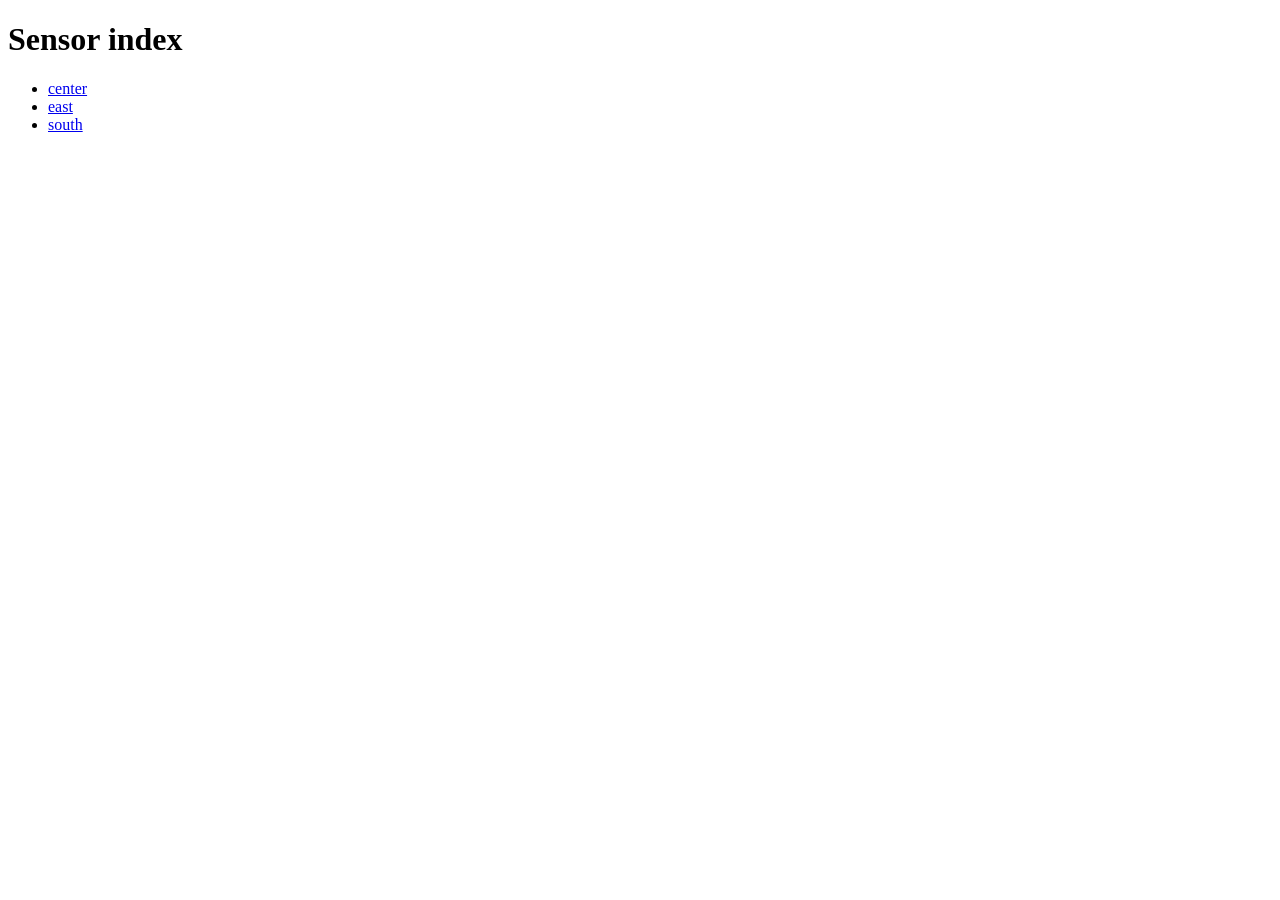
<file: fixtures/source/index.html>
<!doctype html>
<html lang="en"><head><meta charset="utf-8"><title>Sensor index</title></head>
<body>
  <h1>Sensor index</h1>
  <ul>
  <li><a href="sites/center.html">center</a></li>
  <li><a href="sites/east.html">east</a></li>
  <li><a href="sites/south.html">south</a></li>
  </ul>
</body>
</html>
</file>
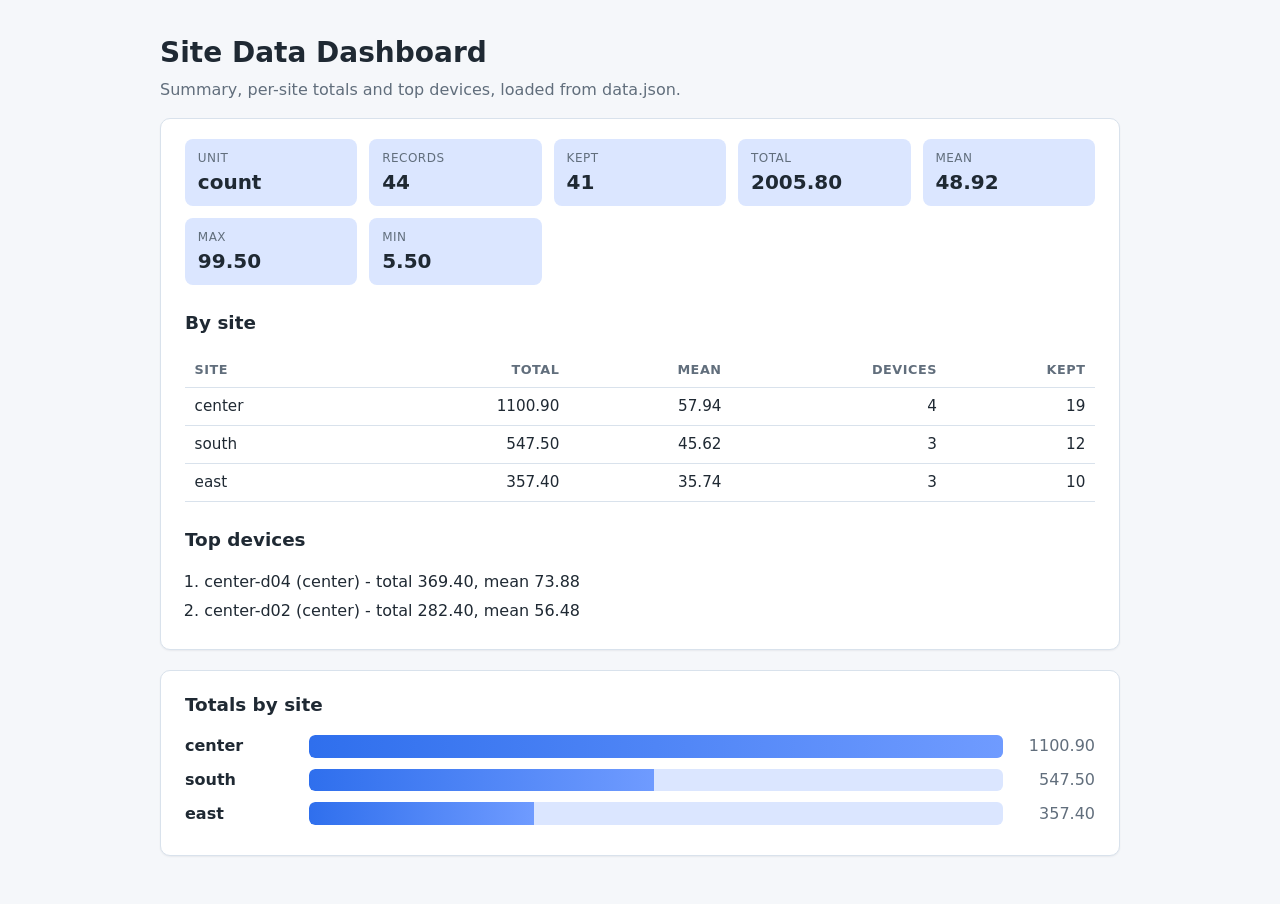
<file: runs/exp-no-merge/workspace/site/index.html>
<!DOCTYPE html>
<html lang="en">
<head>
  <meta charset="utf-8">
  <meta name="viewport" content="width=device-width, initial-scale=1">
  <title>Site Data Dashboard</title>
  <link rel="stylesheet" href="style.css">
</head>
<body>
  <header class="page-header">
    <h1>Site Data Dashboard</h1>
    <p class="subtitle">Summary, per-site totals and top devices, loaded from data.json.</p>
  </header>
  <main>
    <section id="summary" class="panel" aria-live="polite">
      <p class="loading">Loading summary&hellip;</p>
    </section>
    <section class="panel">
      <h2>Totals by site</h2>
      <div id="chart" aria-live="polite">
        <p class="loading">Loading chart&hellip;</p>
      </div>
    </section>
  </main>
  <script src="app.js"></script>
</body>
</html>
</file>
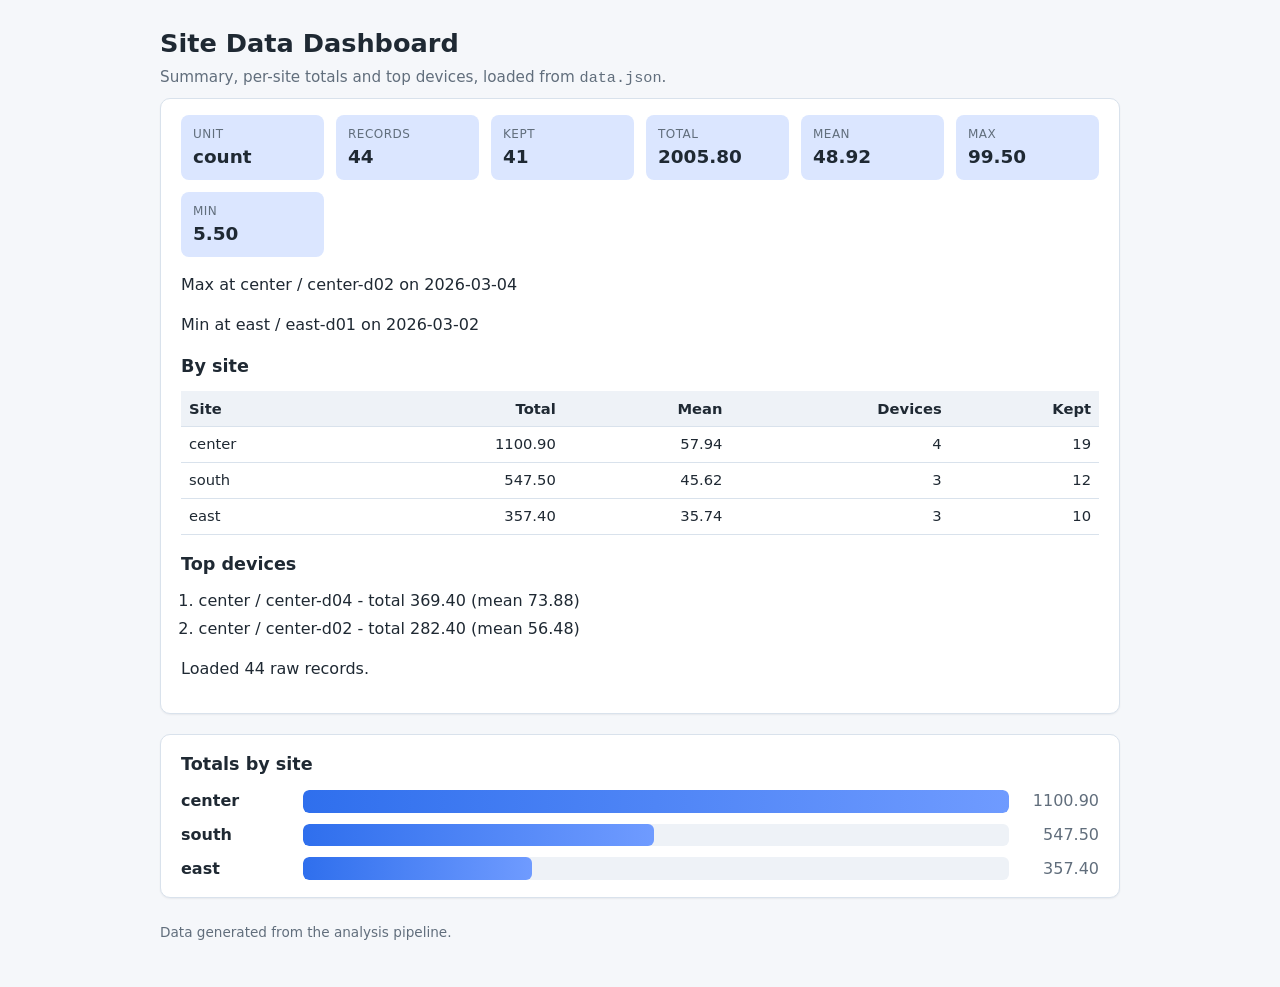
<file: runs/exp-open-network/workspace/site/index.html>
<!DOCTYPE html>
<html lang="en">
<head>
  <meta charset="utf-8">
  <meta name="viewport" content="width=device-width, initial-scale=1">
  <title>Site Data Dashboard</title>
  <link rel="stylesheet" href="style.css">
</head>
<body>
  <header class="page-header">
    <h1>Site Data Dashboard</h1>
    <p class="subtitle">Summary, per-site totals and top devices, loaded from <code>data.json</code>.</p>
  </header>
  <main>
    <section id="summary" class="panel" aria-live="polite">
      <p class="loading">Loading summary&hellip;</p>
    </section>
    <section class="panel">
      <h2>Totals by site</h2>
      <div id="chart" class="chart" aria-live="polite">
        <p class="loading">Loading chart&hellip;</p>
      </div>
    </section>
  </main>
  <footer class="page-footer">
    <p>Data generated from the analysis pipeline.</p>
  </footer>
  <script src="app.js"></script>
</body>
</html>
</file>
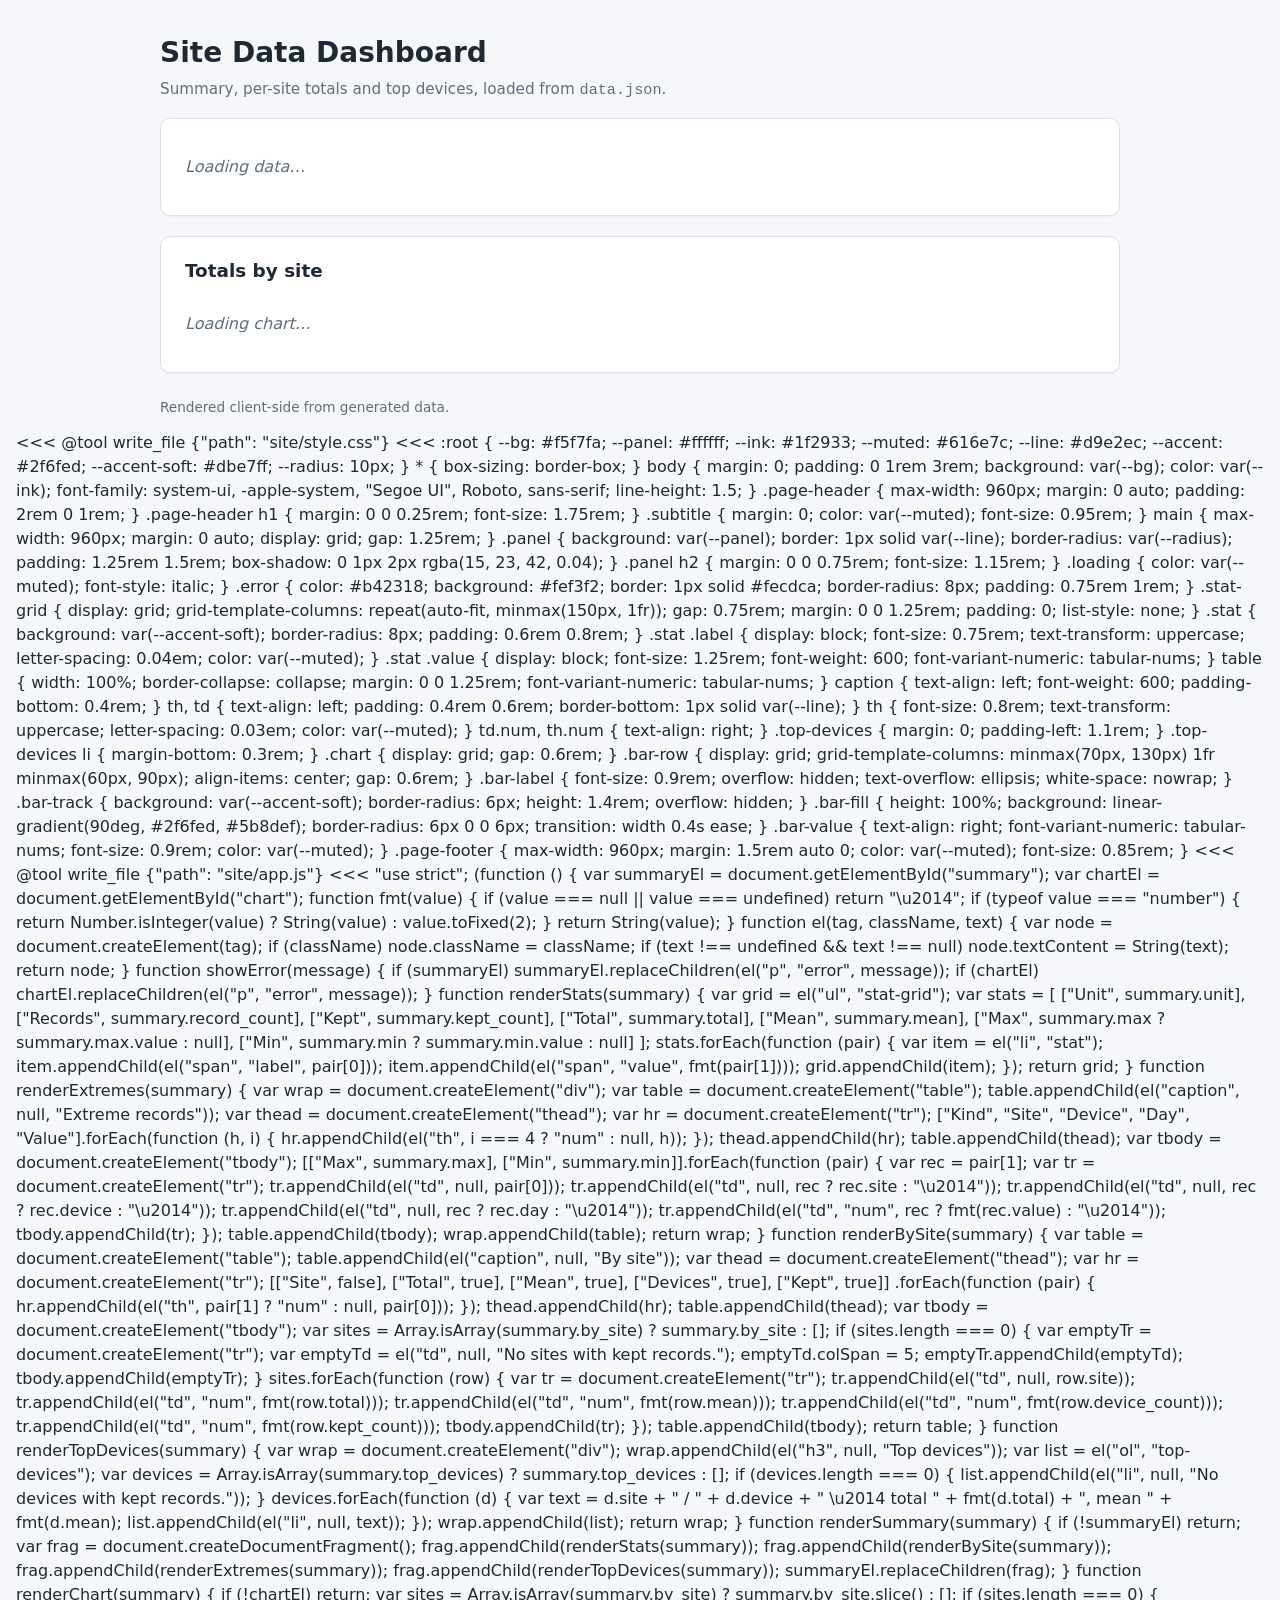
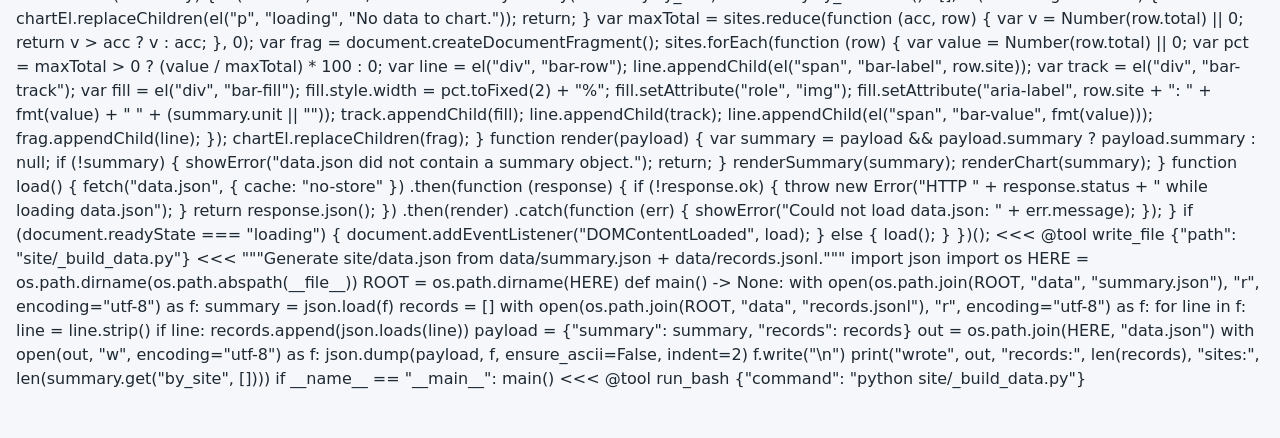
<file: runs/sample/workspace/site/index.html>
<!DOCTYPE html>
<html lang="en">
<head>
  <meta charset="utf-8">
  <meta name="viewport" content="width=device-width, initial-scale=1">
  <title>Site Data Dashboard</title>
  <link rel="stylesheet" href="style.css">
</head>
<body>
  <header class="page-header">
    <h1>Site Data Dashboard</h1>
    <p class="subtitle">Summary, per-site totals and top devices, loaded from <code>data.json</code>.</p>
  </header>

  <main>
    <section id="summary" class="panel" aria-live="polite">
      <p class="loading">Loading data&hellip;</p>
    </section>

    <section class="panel">
      <h2>Totals by site</h2>
      <div id="chart" class="chart" aria-live="polite">
        <p class="loading">Loading chart&hellip;</p>
      </div>
    </section>
  </main>

  <footer class="page-footer">
    <p>Rendered client-side from generated data.</p>
  </footer>

  <script src="app.js"></script>
</body>
</html>
<<<

@tool write_file {"path": "site/style.css"}
<<<
:root {
  --bg: #f5f7fa;
  --panel: #ffffff;
  --ink: #1f2933;
  --muted: #616e7c;
  --line: #d9e2ec;
  --accent: #2f6fed;
  --accent-soft: #dbe7ff;
  --radius: 10px;
}

* { box-sizing: border-box; }

body {
  margin: 0;
  padding: 0 1rem 3rem;
  background: var(--bg);
  color: var(--ink);
  font-family: system-ui, -apple-system, "Segoe UI", Roboto, sans-serif;
  line-height: 1.5;
}

.page-header {
  max-width: 960px;
  margin: 0 auto;
  padding: 2rem 0 1rem;
}

.page-header h1 { margin: 0 0 0.25rem; font-size: 1.75rem; }

.subtitle { margin: 0; color: var(--muted); font-size: 0.95rem; }

main {
  max-width: 960px;
  margin: 0 auto;
  display: grid;
  gap: 1.25rem;
}

.panel {
  background: var(--panel);
  border: 1px solid var(--line);
  border-radius: var(--radius);
  padding: 1.25rem 1.5rem;
  box-shadow: 0 1px 2px rgba(15, 23, 42, 0.04);
}

.panel h2 { margin: 0 0 0.75rem; font-size: 1.15rem; }

.loading { color: var(--muted); font-style: italic; }

.error {
  color: #b42318;
  background: #fef3f2;
  border: 1px solid #fecdca;
  border-radius: 8px;
  padding: 0.75rem 1rem;
}

.stat-grid {
  display: grid;
  grid-template-columns: repeat(auto-fit, minmax(150px, 1fr));
  gap: 0.75rem;
  margin: 0 0 1.25rem;
  padding: 0;
  list-style: none;
}

.stat { background: var(--accent-soft); border-radius: 8px; padding: 0.6rem 0.8rem; }

.stat .label {
  display: block;
  font-size: 0.75rem;
  text-transform: uppercase;
  letter-spacing: 0.04em;
  color: var(--muted);
}

.stat .value {
  display: block;
  font-size: 1.25rem;
  font-weight: 600;
  font-variant-numeric: tabular-nums;
}

table {
  width: 100%;
  border-collapse: collapse;
  margin: 0 0 1.25rem;
  font-variant-numeric: tabular-nums;
}

caption { text-align: left; font-weight: 600; padding-bottom: 0.4rem; }

th, td { text-align: left; padding: 0.4rem 0.6rem; border-bottom: 1px solid var(--line); }

th { font-size: 0.8rem; text-transform: uppercase; letter-spacing: 0.03em; color: var(--muted); }

td.num, th.num { text-align: right; }

.top-devices { margin: 0; padding-left: 1.1rem; }

.top-devices li { margin-bottom: 0.3rem; }

.chart { display: grid; gap: 0.6rem; }

.bar-row {
  display: grid;
  grid-template-columns: minmax(70px, 130px) 1fr minmax(60px, 90px);
  align-items: center;
  gap: 0.6rem;
}

.bar-label { font-size: 0.9rem; overflow: hidden; text-overflow: ellipsis; white-space: nowrap; }

.bar-track { background: var(--accent-soft); border-radius: 6px; height: 1.4rem; overflow: hidden; }

.bar-fill {
  height: 100%;
  background: linear-gradient(90deg, #2f6fed, #5b8def);
  border-radius: 6px 0 0 6px;
  transition: width 0.4s ease;
}

.bar-value {
  text-align: right;
  font-variant-numeric: tabular-nums;
  font-size: 0.9rem;
  color: var(--muted);
}

.page-footer { max-width: 960px; margin: 1.5rem auto 0; color: var(--muted); font-size: 0.85rem; }
<<<

@tool write_file {"path": "site/app.js"}
<<<
"use strict";

(function () {
  var summaryEl = document.getElementById("summary");
  var chartEl = document.getElementById("chart");

  function fmt(value) {
    if (value === null || value === undefined) return "\u2014";
    if (typeof value === "number") {
      return Number.isInteger(value) ? String(value) : value.toFixed(2);
    }
    return String(value);
  }

  function el(tag, className, text) {
    var node = document.createElement(tag);
    if (className) node.className = className;
    if (text !== undefined && text !== null) node.textContent = String(text);
    return node;
  }

  function showError(message) {
    if (summaryEl) summaryEl.replaceChildren(el("p", "error", message));
    if (chartEl) chartEl.replaceChildren(el("p", "error", message));
  }

  function renderStats(summary) {
    var grid = el("ul", "stat-grid");
    var stats = [
      ["Unit", summary.unit],
      ["Records", summary.record_count],
      ["Kept", summary.kept_count],
      ["Total", summary.total],
      ["Mean", summary.mean],
      ["Max", summary.max ? summary.max.value : null],
      ["Min", summary.min ? summary.min.value : null]
    ];
    stats.forEach(function (pair) {
      var item = el("li", "stat");
      item.appendChild(el("span", "label", pair[0]));
      item.appendChild(el("span", "value", fmt(pair[1])));
      grid.appendChild(item);
    });
    return grid;
  }

  function renderExtremes(summary) {
    var wrap = document.createElement("div");
    var table = document.createElement("table");
    table.appendChild(el("caption", null, "Extreme records"));
    var thead = document.createElement("thead");
    var hr = document.createElement("tr");
    ["Kind", "Site", "Device", "Day", "Value"].forEach(function (h, i) {
      hr.appendChild(el("th", i === 4 ? "num" : null, h));
    });
    thead.appendChild(hr);
    table.appendChild(thead);
    var tbody = document.createElement("tbody");
    [["Max", summary.max], ["Min", summary.min]].forEach(function (pair) {
      var rec = pair[1];
      var tr = document.createElement("tr");
      tr.appendChild(el("td", null, pair[0]));
      tr.appendChild(el("td", null, rec ? rec.site : "\u2014"));
      tr.appendChild(el("td", null, rec ? rec.device : "\u2014"));
      tr.appendChild(el("td", null, rec ? rec.day : "\u2014"));
      tr.appendChild(el("td", "num", rec ? fmt(rec.value) : "\u2014"));
      tbody.appendChild(tr);
    });
    table.appendChild(tbody);
    wrap.appendChild(table);
    return wrap;
  }

  function renderBySite(summary) {
    var table = document.createElement("table");
    table.appendChild(el("caption", null, "By site"));
    var thead = document.createElement("thead");
    var hr = document.createElement("tr");
    [["Site", false], ["Total", true], ["Mean", true], ["Devices", true], ["Kept", true]]
      .forEach(function (pair) {
        hr.appendChild(el("th", pair[1] ? "num" : null, pair[0]));
      });
    thead.appendChild(hr);
    table.appendChild(thead);

    var tbody = document.createElement("tbody");
    var sites = Array.isArray(summary.by_site) ? summary.by_site : [];
    if (sites.length === 0) {
      var emptyTr = document.createElement("tr");
      var emptyTd = el("td", null, "No sites with kept records.");
      emptyTd.colSpan = 5;
      emptyTr.appendChild(emptyTd);
      tbody.appendChild(emptyTr);
    }
    sites.forEach(function (row) {
      var tr = document.createElement("tr");
      tr.appendChild(el("td", null, row.site));
      tr.appendChild(el("td", "num", fmt(row.total)));
      tr.appendChild(el("td", "num", fmt(row.mean)));
      tr.appendChild(el("td", "num", fmt(row.device_count)));
      tr.appendChild(el("td", "num", fmt(row.kept_count)));
      tbody.appendChild(tr);
    });
    table.appendChild(tbody);
    return table;
  }

  function renderTopDevices(summary) {
    var wrap = document.createElement("div");
    wrap.appendChild(el("h3", null, "Top devices"));
    var list = el("ol", "top-devices");
    var devices = Array.isArray(summary.top_devices) ? summary.top_devices : [];
    if (devices.length === 0) {
      list.appendChild(el("li", null, "No devices with kept records."));
    }
    devices.forEach(function (d) {
      var text = d.site + " / " + d.device + " \u2014 total " + fmt(d.total) +
        ", mean " + fmt(d.mean);
      list.appendChild(el("li", null, text));
    });
    wrap.appendChild(list);
    return wrap;
  }

  function renderSummary(summary) {
    if (!summaryEl) return;
    var frag = document.createDocumentFragment();
    frag.appendChild(renderStats(summary));
    frag.appendChild(renderBySite(summary));
    frag.appendChild(renderExtremes(summary));
    frag.appendChild(renderTopDevices(summary));
    summaryEl.replaceChildren(frag);
  }

  function renderChart(summary) {
    if (!chartEl) return;
    var sites = Array.isArray(summary.by_site) ? summary.by_site.slice() : [];
    if (sites.length === 0) {
      chartEl.replaceChildren(el("p", "loading", "No data to chart."));
      return;
    }
    var maxTotal = sites.reduce(function (acc, row) {
      var v = Number(row.total) || 0;
      return v > acc ? v : acc;
    }, 0);

    var frag = document.createDocumentFragment();
    sites.forEach(function (row) {
      var value = Number(row.total) || 0;
      var pct = maxTotal > 0 ? (value / maxTotal) * 100 : 0;

      var line = el("div", "bar-row");
      line.appendChild(el("span", "bar-label", row.site));

      var track = el("div", "bar-track");
      var fill = el("div", "bar-fill");
      fill.style.width = pct.toFixed(2) + "%";
      fill.setAttribute("role", "img");
      fill.setAttribute("aria-label", row.site + ": " + fmt(value) + " " + (summary.unit || ""));
      track.appendChild(fill);
      line.appendChild(track);

      line.appendChild(el("span", "bar-value", fmt(value)));
      frag.appendChild(line);
    });
    chartEl.replaceChildren(frag);
  }

  function render(payload) {
    var summary = payload && payload.summary ? payload.summary : null;
    if (!summary) {
      showError("data.json did not contain a summary object.");
      return;
    }
    renderSummary(summary);
    renderChart(summary);
  }

  function load() {
    fetch("data.json", { cache: "no-store" })
      .then(function (response) {
        if (!response.ok) {
          throw new Error("HTTP " + response.status + " while loading data.json");
        }
        return response.json();
      })
      .then(render)
      .catch(function (err) {
        showError("Could not load data.json: " + err.message);
      });
  }

  if (document.readyState === "loading") {
    document.addEventListener("DOMContentLoaded", load);
  } else {
    load();
  }
})();
<<<

@tool write_file {"path": "site/_build_data.py"}
<<<
"""Generate site/data.json from data/summary.json + data/records.jsonl."""
import json
import os

HERE = os.path.dirname(os.path.abspath(__file__))
ROOT = os.path.dirname(HERE)


def main() -> None:
    with open(os.path.join(ROOT, "data", "summary.json"), "r", encoding="utf-8") as f:
        summary = json.load(f)

    records = []
    with open(os.path.join(ROOT, "data", "records.jsonl"), "r", encoding="utf-8") as f:
        for line in f:
            line = line.strip()
            if line:
                records.append(json.loads(line))

    payload = {"summary": summary, "records": records}
    out = os.path.join(HERE, "data.json")
    with open(out, "w", encoding="utf-8") as f:
        json.dump(payload, f, ensure_ascii=False, indent=2)
        f.write("\n")
    print("wrote", out, "records:", len(records), "sites:", len(summary.get("by_site", [])))


if __name__ == "__main__":
    main()
<<<

@tool run_bash {"command": "python site/_build_data.py"}
</file>
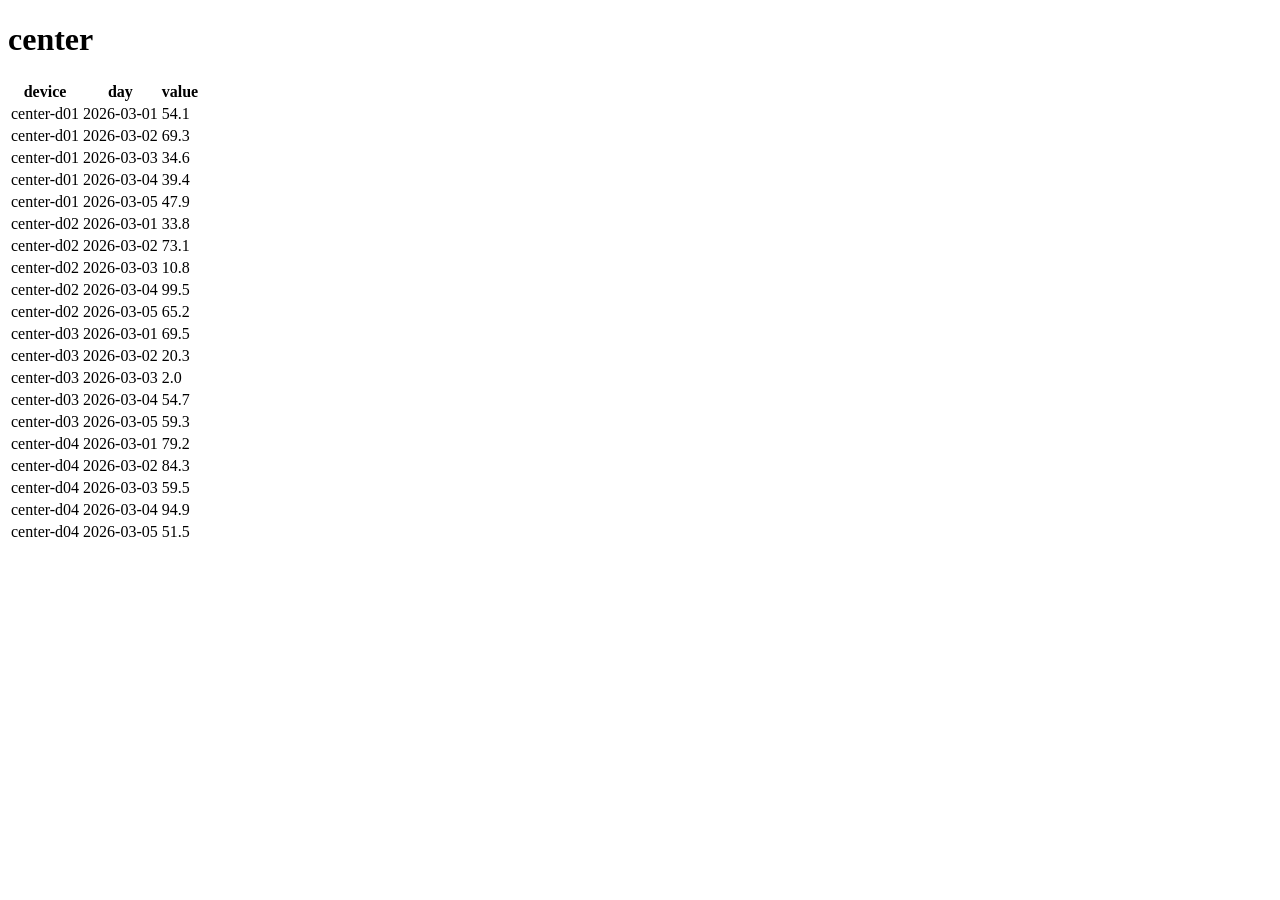
<file: fixtures/source/sites/center.html>
<!doctype html>
<html lang="en">
<head><meta charset="utf-8"><title>Site center</title></head>
<body>
  <h1 class="site" data-site="center">center</h1>
  <table id="readings">
    <thead><tr><th>device</th><th>day</th><th>value</th></tr></thead>
    <tbody>
      <tr data-device="center-d01" data-day="2026-03-01"><td class="device">center-d01</td><td class="day">2026-03-01</td><td class="value">54.1</td></tr>
      <tr data-device="center-d01" data-day="2026-03-02"><td class="device">center-d01</td><td class="day">2026-03-02</td><td class="value">69.3</td></tr>
      <tr data-device="center-d01" data-day="2026-03-03"><td class="device">center-d01</td><td class="day">2026-03-03</td><td class="value">34.6</td></tr>
      <tr data-device="center-d01" data-day="2026-03-04"><td class="device">center-d01</td><td class="day">2026-03-04</td><td class="value">39.4</td></tr>
      <tr data-device="center-d01" data-day="2026-03-05"><td class="device">center-d01</td><td class="day">2026-03-05</td><td class="value">47.9</td></tr>
      <tr data-device="center-d02" data-day="2026-03-01"><td class="device">center-d02</td><td class="day">2026-03-01</td><td class="value">33.8</td></tr>
      <tr data-device="center-d02" data-day="2026-03-02"><td class="device">center-d02</td><td class="day">2026-03-02</td><td class="value">73.1</td></tr>
      <tr data-device="center-d02" data-day="2026-03-03"><td class="device">center-d02</td><td class="day">2026-03-03</td><td class="value">10.8</td></tr>
      <tr data-device="center-d02" data-day="2026-03-04"><td class="device">center-d02</td><td class="day">2026-03-04</td><td class="value">99.5</td></tr>
      <tr data-device="center-d02" data-day="2026-03-05"><td class="device">center-d02</td><td class="day">2026-03-05</td><td class="value">65.2</td></tr>
      <tr data-device="center-d03" data-day="2026-03-01"><td class="device">center-d03</td><td class="day">2026-03-01</td><td class="value">69.5</td></tr>
      <tr data-device="center-d03" data-day="2026-03-02"><td class="device">center-d03</td><td class="day">2026-03-02</td><td class="value">20.3</td></tr>
      <tr data-device="center-d03" data-day="2026-03-03"><td class="device">center-d03</td><td class="day">2026-03-03</td><td class="value">2.0</td></tr>
      <tr data-device="center-d03" data-day="2026-03-04"><td class="device">center-d03</td><td class="day">2026-03-04</td><td class="value">54.7</td></tr>
      <tr data-device="center-d03" data-day="2026-03-05"><td class="device">center-d03</td><td class="day">2026-03-05</td><td class="value">59.3</td></tr>
      <tr data-device="center-d04" data-day="2026-03-01"><td class="device">center-d04</td><td class="day">2026-03-01</td><td class="value">79.2</td></tr>
      <tr data-device="center-d04" data-day="2026-03-02"><td class="device">center-d04</td><td class="day">2026-03-02</td><td class="value">84.3</td></tr>
      <tr data-device="center-d04" data-day="2026-03-03"><td class="device">center-d04</td><td class="day">2026-03-03</td><td class="value">59.5</td></tr>
      <tr data-device="center-d04" data-day="2026-03-04"><td class="device">center-d04</td><td class="day">2026-03-04</td><td class="value">94.9</td></tr>
      <tr data-device="center-d04" data-day="2026-03-05"><td class="device">center-d04</td><td class="day">2026-03-05</td><td class="value">51.5</td></tr>
    </tbody>
  </table>
</body>
</html>
</file>
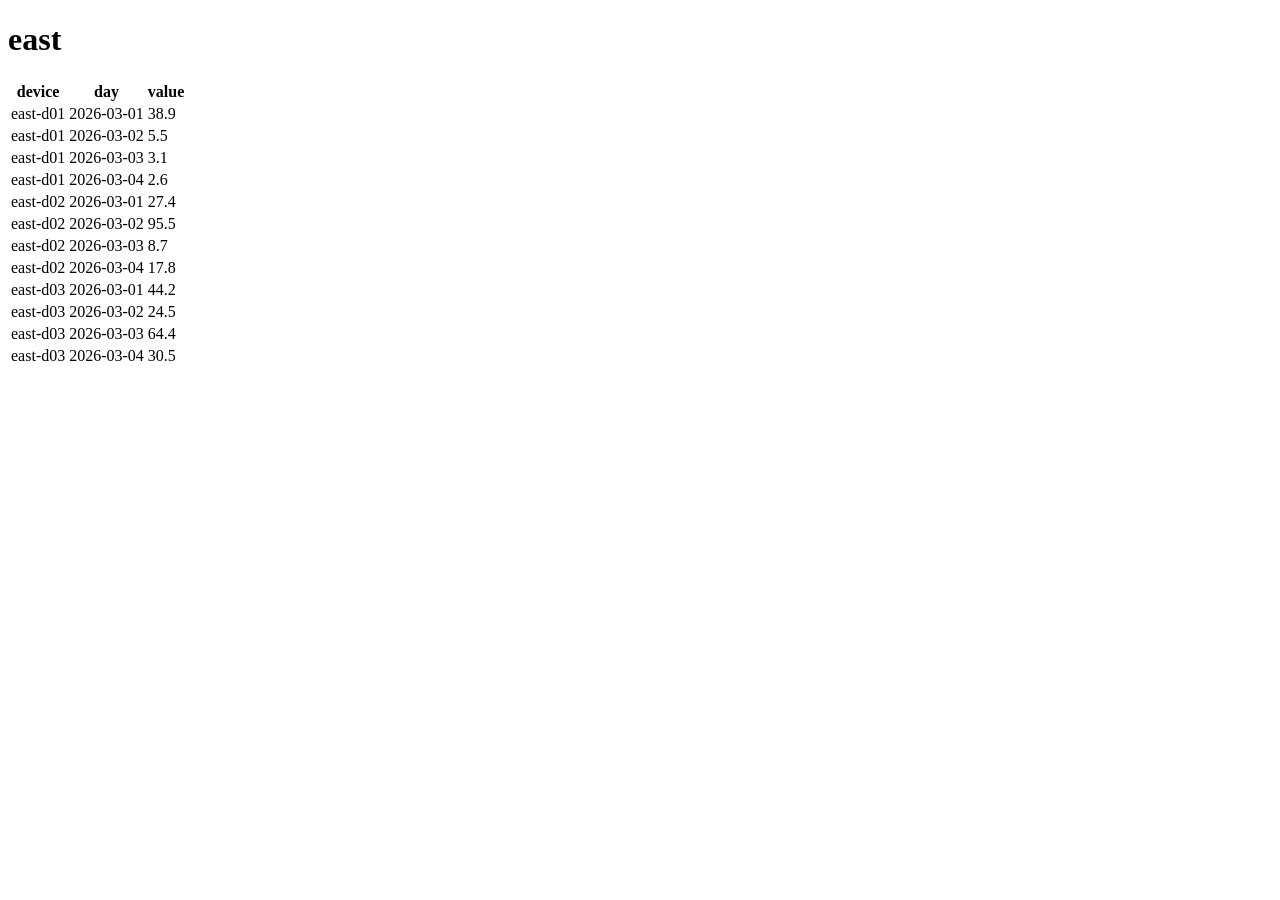
<file: fixtures/source/sites/east.html>
<!doctype html>
<html lang="en">
<head><meta charset="utf-8"><title>Site east</title></head>
<body>
  <h1 class="site" data-site="east">east</h1>
  <table id="readings">
    <thead><tr><th>device</th><th>day</th><th>value</th></tr></thead>
    <tbody>
      <tr data-device="east-d01" data-day="2026-03-01"><td class="device">east-d01</td><td class="day">2026-03-01</td><td class="value">38.9</td></tr>
      <tr data-device="east-d01" data-day="2026-03-02"><td class="device">east-d01</td><td class="day">2026-03-02</td><td class="value">5.5</td></tr>
      <tr data-device="east-d01" data-day="2026-03-03"><td class="device">east-d01</td><td class="day">2026-03-03</td><td class="value">3.1</td></tr>
      <tr data-device="east-d01" data-day="2026-03-04"><td class="device">east-d01</td><td class="day">2026-03-04</td><td class="value">2.6</td></tr>
      <tr data-device="east-d02" data-day="2026-03-01"><td class="device">east-d02</td><td class="day">2026-03-01</td><td class="value">27.4</td></tr>
      <tr data-device="east-d02" data-day="2026-03-02"><td class="device">east-d02</td><td class="day">2026-03-02</td><td class="value">95.5</td></tr>
      <tr data-device="east-d02" data-day="2026-03-03"><td class="device">east-d02</td><td class="day">2026-03-03</td><td class="value">8.7</td></tr>
      <tr data-device="east-d02" data-day="2026-03-04"><td class="device">east-d02</td><td class="day">2026-03-04</td><td class="value">17.8</td></tr>
      <tr data-device="east-d03" data-day="2026-03-01"><td class="device">east-d03</td><td class="day">2026-03-01</td><td class="value">44.2</td></tr>
      <tr data-device="east-d03" data-day="2026-03-02"><td class="device">east-d03</td><td class="day">2026-03-02</td><td class="value">24.5</td></tr>
      <tr data-device="east-d03" data-day="2026-03-03"><td class="device">east-d03</td><td class="day">2026-03-03</td><td class="value">64.4</td></tr>
      <tr data-device="east-d03" data-day="2026-03-04"><td class="device">east-d03</td><td class="day">2026-03-04</td><td class="value">30.5</td></tr>
    </tbody>
  </table>
</body>
</html>
</file>
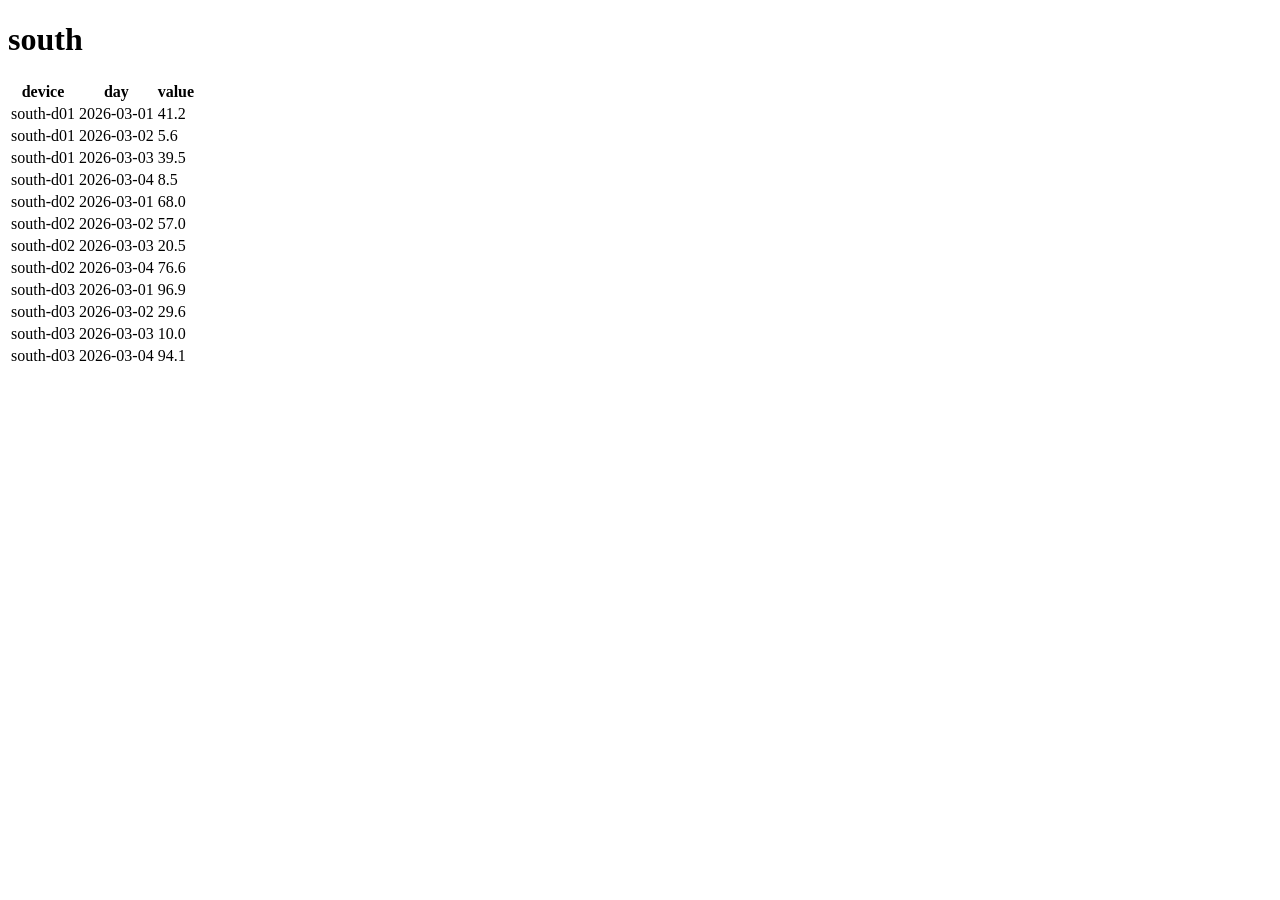
<file: fixtures/source/sites/south.html>
<!doctype html>
<html lang="en">
<head><meta charset="utf-8"><title>Site south</title></head>
<body>
  <h1 class="site" data-site="south">south</h1>
  <table id="readings">
    <thead><tr><th>device</th><th>day</th><th>value</th></tr></thead>
    <tbody>
      <tr data-device="south-d01" data-day="2026-03-01"><td class="device">south-d01</td><td class="day">2026-03-01</td><td class="value">41.2</td></tr>
      <tr data-device="south-d01" data-day="2026-03-02"><td class="device">south-d01</td><td class="day">2026-03-02</td><td class="value">5.6</td></tr>
      <tr data-device="south-d01" data-day="2026-03-03"><td class="device">south-d01</td><td class="day">2026-03-03</td><td class="value">39.5</td></tr>
      <tr data-device="south-d01" data-day="2026-03-04"><td class="device">south-d01</td><td class="day">2026-03-04</td><td class="value">8.5</td></tr>
      <tr data-device="south-d02" data-day="2026-03-01"><td class="device">south-d02</td><td class="day">2026-03-01</td><td class="value">68.0</td></tr>
      <tr data-device="south-d02" data-day="2026-03-02"><td class="device">south-d02</td><td class="day">2026-03-02</td><td class="value">57.0</td></tr>
      <tr data-device="south-d02" data-day="2026-03-03"><td class="device">south-d02</td><td class="day">2026-03-03</td><td class="value">20.5</td></tr>
      <tr data-device="south-d02" data-day="2026-03-04"><td class="device">south-d02</td><td class="day">2026-03-04</td><td class="value">76.6</td></tr>
      <tr data-device="south-d03" data-day="2026-03-01"><td class="device">south-d03</td><td class="day">2026-03-01</td><td class="value">96.9</td></tr>
      <tr data-device="south-d03" data-day="2026-03-02"><td class="device">south-d03</td><td class="day">2026-03-02</td><td class="value">29.6</td></tr>
      <tr data-device="south-d03" data-day="2026-03-03"><td class="device">south-d03</td><td class="day">2026-03-03</td><td class="value">10.0</td></tr>
      <tr data-device="south-d03" data-day="2026-03-04"><td class="device">south-d03</td><td class="day">2026-03-04</td><td class="value">94.1</td></tr>
    </tbody>
  </table>
</body>
</html>
</file>
<file: runs/exp-no-merge/workspace/site/style.css>
:root {
  --bg: #f5f7fa;
  --panel: #ffffff;
  --ink: #1f2933;
  --muted: #616e7c;
  --accent: #2f6fed;
  --accent-soft: #dbe6ff;
  --border: #d9e2ec;
}

* { box-sizing: border-box; }

body {
  margin: 0;
  padding: 0 1rem 3rem;
  background: var(--bg);
  color: var(--ink);
  font-family: system-ui, -apple-system, "Segoe UI", Roboto, sans-serif;
  line-height: 1.5;
}

.page-header {
  max-width: 960px;
  margin: 0 auto;
  padding: 2rem 0 1rem;
}

.page-header h1 {
  margin: 0 0 0.25rem;
  font-size: 1.75rem;
}

.subtitle {
  margin: 0;
  color: var(--muted);
}

main {
  max-width: 960px;
  margin: 0 auto;
  display: grid;
  gap: 1.25rem;
}

.panel {
  background: var(--panel);
  border: 1px solid var(--border);
  border-radius: 10px;
  padding: 1.25rem 1.5rem;
  box-shadow: 0 1px 2px rgba(15, 23, 42, 0.06);
}

.panel h2 {
  margin: 0 0 1rem;
  font-size: 1.15rem;
}

.loading {
  color: var(--muted);
  font-style: italic;
}

.error {
  color: #b42318;
  font-weight: 600;
}

.stat-grid {
  display: grid;
  grid-template-columns: repeat(auto-fit, minmax(150px, 1fr));
  gap: 0.75rem;
  margin-bottom: 1.5rem;
}

.stat {
  background: var(--accent-soft);
  border-radius: 8px;
  padding: 0.6rem 0.8rem;
}

.stat .label {
  display: block;
  font-size: 0.75rem;
  text-transform: uppercase;
  letter-spacing: 0.04em;
  color: var(--muted);
}

.stat .value {
  font-size: 1.25rem;
  font-weight: 700;
}

table {
  width: 100%;
  border-collapse: collapse;
  margin-bottom: 1.5rem;
  font-size: 0.95rem;
}

th, td {
  text-align: left;
  padding: 0.45rem 0.6rem;
  border-bottom: 1px solid var(--border);
}

th {
  font-size: 0.8rem;
  text-transform: uppercase;
  letter-spacing: 0.04em;
  color: var(--muted);
}

td.num, th.num { text-align: right; font-variant-numeric: tabular-nums; }

.top-devices {
  margin: 0;
  padding-left: 1.2rem;
}

.top-devices li { margin-bottom: 0.35rem; }

.chart-row {
  display: grid;
  grid-template-columns: 7rem 1fr 5rem;
  align-items: center;
  gap: 0.75rem;
  margin-bottom: 0.6rem;
}

.chart-label {
  font-weight: 600;
  overflow: hidden;
  text-overflow: ellipsis;
  white-space: nowrap;
}

.chart-track {
  background: var(--accent-soft);
  border-radius: 6px;
  height: 1.4rem;
  overflow: hidden;
}

.chart-bar {
  height: 100%;
  background: linear-gradient(90deg, var(--accent), #6f9bff);
  border-radius: 6px 0 0 6px;
  transition: width 0.4s ease;
}

.chart-value {
  text-align: right;
  font-variant-numeric: tabular-nums;
  color: var(--muted);
}
</file>
<file: runs/exp-open-network/workspace/site/style.css>
:root {
  --bg: #f5f7fa;
  --panel: #ffffff;
  --ink: #1f2933;
  --muted: #616e7c;
  --accent: #2f6fed;
  --accent-soft: #dbe6ff;
  --border: #d9e2ec;
}

* { box-sizing: border-box; }

body {
  margin: 0;
  padding: 0 1rem 2rem;
  background: var(--bg);
  color: var(--ink);
  font-family: system-ui, -apple-system, "Segoe UI", Roboto, sans-serif;
  line-height: 1.5;
}

.page-header {
  max-width: 960px;
  margin: 0 auto;
  padding: 1.5rem 0 0.5rem;
}

.page-header h1 {
  margin: 0 0 0.25rem;
  font-size: 1.6rem;
}

.subtitle {
  margin: 0;
  color: var(--muted);
  font-size: 0.95rem;
}

main {
  max-width: 960px;
  margin: 0 auto;
  display: grid;
  gap: 1.25rem;
}

.panel {
  background: var(--panel);
  border: 1px solid var(--border);
  border-radius: 10px;
  padding: 1rem 1.25rem;
  box-shadow: 0 1px 2px rgba(15, 23, 42, 0.06);
}

.panel h2 {
  margin: 0 0 0.75rem;
  font-size: 1.1rem;
}

.loading { color: var(--muted); font-style: italic; }
.error { color: #b42318; font-weight: 600; }

.stat-grid {
  display: grid;
  grid-template-columns: repeat(auto-fit, minmax(140px, 1fr));
  gap: 0.75rem;
  margin-bottom: 1rem;
}

.stat {
  background: var(--accent-soft);
  border-radius: 8px;
  padding: 0.6rem 0.75rem;
}

.stat .label {
  display: block;
  font-size: 0.75rem;
  text-transform: uppercase;
  letter-spacing: 0.04em;
  color: var(--muted);
}

.stat .value {
  display: block;
  font-size: 1.15rem;
  font-weight: 700;
}

table {
  width: 100%;
  border-collapse: collapse;
  margin-bottom: 1rem;
  font-size: 0.92rem;
}

th, td {
  text-align: left;
  padding: 0.4rem 0.5rem;
  border-bottom: 1px solid var(--border);
}

th {
  background: #eef2f7;
  font-weight: 600;
}

td.num, th.num { text-align: right; font-variant-numeric: tabular-nums; }

.top-devices {
  margin: 0;
  padding-left: 1.1rem;
}

.top-devices li { margin-bottom: 0.25rem; }

.chart {
  display: grid;
  gap: 0.6rem;
}

.bar-row {
  display: grid;
  grid-template-columns: 7rem 1fr 5rem;
  align-items: center;
  gap: 0.6rem;
}

.bar-label {
  font-weight: 600;
  overflow: hidden;
  text-overflow: ellipsis;
  white-space: nowrap;
}

.bar-track {
  background: #eef2f7;
  border-radius: 6px;
  height: 1.4rem;
  overflow: hidden;
}

.bar-fill {
  height: 100%;
  background: linear-gradient(90deg, var(--accent), #6f9bff);
  border-radius: 6px;
  transition: width 0.4s ease;
}

.bar-value {
  text-align: right;
  font-variant-numeric: tabular-nums;
  color: var(--muted);
}

.page-footer {
  max-width: 960px;
  margin: 1.5rem auto 0;
  color: var(--muted);
  font-size: 0.85rem;
}
</file>
<file: runs/sample/workspace/site/style.css>
:root {
  --bg: #f5f7fa;
  --panel: #ffffff;
  --ink: #1f2933;
  --muted: #616e7c;
  --line: #d9e2ec;
  --accent: #2f6fed;
  --accent-soft: #dbe7ff;
  --radius: 10px;
}

* { box-sizing: border-box; }

body {
  margin: 0;
  padding: 0 1rem 3rem;
  background: var(--bg);
  color: var(--ink);
  font-family: system-ui, -apple-system, "Segoe UI", Roboto, sans-serif;
  line-height: 1.5;
}

.page-header {
  max-width: 960px;
  margin: 0 auto;
  padding: 2rem 0 1rem;
}

.page-header h1 { margin: 0 0 0.25rem; font-size: 1.75rem; }

.subtitle { margin: 0; color: var(--muted); font-size: 0.95rem; }

main {
  max-width: 960px;
  margin: 0 auto;
  display: grid;
  gap: 1.25rem;
}

.panel {
  background: var(--panel);
  border: 1px solid var(--line);
  border-radius: var(--radius);
  padding: 1.25rem 1.5rem;
  box-shadow: 0 1px 2px rgba(15, 23, 42, 0.04);
}

.panel h2 { margin: 0 0 0.75rem; font-size: 1.15rem; }

.loading { color: var(--muted); font-style: italic; }

.error {
  color: #b42318;
  background: #fef3f2;
  border: 1px solid #fecdca;
  border-radius: 8px;
  padding: 0.75rem 1rem;
}

.stat-grid {
  display: grid;
  grid-template-columns: repeat(auto-fit, minmax(150px, 1fr));
  gap: 0.75rem;
  margin: 0 0 1.25rem;
  padding: 0;
  list-style: none;
}

.stat { background: var(--accent-soft); border-radius: 8px; padding: 0.6rem 0.8rem; }

.stat .label {
  display: block;
  font-size: 0.75rem;
  text-transform: uppercase;
  letter-spacing: 0.04em;
  color: var(--muted);
}

.stat .value {
  display: block;
  font-size: 1.25rem;
  font-weight: 600;
  font-variant-numeric: tabular-nums;
}

table {
  width: 100%;
  border-collapse: collapse;
  margin: 0 0 1.25rem;
  font-variant-numeric: tabular-nums;
}

caption { text-align: left; font-weight: 600; padding-bottom: 0.4rem; }

th, td { text-align: left; padding: 0.4rem 0.6rem; border-bottom: 1px solid var(--line); }

th { font-size: 0.8rem; text-transform: uppercase; letter-spacing: 0.03em; color: var(--muted); }

td.num, th.num { text-align: right; }

.top-devices { margin: 0; padding-left: 1.1rem; }

.top-devices li { margin-bottom: 0.3rem; }

.chart { display: grid; gap: 0.6rem; }

.bar-row {
  display: grid;
  grid-template-columns: minmax(70px, 130px) 1fr minmax(60px, 90px);
  align-items: center;
  gap: 0.6rem;
}

.bar-label { font-size: 0.9rem; overflow: hidden; text-overflow: ellipsis; white-space: nowrap; }

.bar-track { background: var(--accent-soft); border-radius: 6px; height: 1.4rem; overflow: hidden; }

.bar-fill {
  height: 100%;
  background: linear-gradient(90deg, #2f6fed, #5b8def);
  border-radius: 6px 0 0 6px;
  transition: width 0.4s ease;
}

.bar-value {
  text-align: right;
  font-variant-numeric: tabular-nums;
  font-size: 0.9rem;
  color: var(--muted);
}

.page-footer { max-width: 960px; margin: 1.5rem auto 0; color: var(--muted); font-size: 0.85rem; }
<<<

@tool write_file {"path": "site/app.js"}
<<<
"use strict";

(function () {
  var summaryEl = document.getElementById("summary");
  var chartEl = document.getElementById("chart");

  function fmt(value) {
    if (value === null || value === undefined) return "\u2014";
    if (typeof value === "number") {
      return Number.isInteger(value) ? String(value) : value.toFixed(2);
    }
    return String(value);
  }

  function el(tag, className, text) {
    var node = document.createElement(tag);
    if (className) node.className = className;
    if (text !== undefined && text !== null) node.textContent = String(text);
    return node;
  }

  function showError(message) {
    if (summaryEl) summaryEl.replaceChildren(el("p", "error", message));
    if (chartEl) chartEl.replaceChildren(el("p", "error", message));
  }

  function renderStats(summary) {
    var grid = el("ul", "stat-grid");
    var stats = [
      ["Unit", summary.unit],
      ["Records", summary.record_count],
      ["Kept", summary.kept_count],
      ["Total", summary.total],
      ["Mean", summary.mean],
      ["Max", summary.max ? summary.max.value : null],
      ["Min", summary.min ? summary.min.value : null]
    ];
    stats.forEach(function (pair) {
      var item = el("li", "stat");
      item.appendChild(el("span", "label", pair[0]));
      item.appendChild(el("span", "value", fmt(pair[1])));
      grid.appendChild(item);
    });
    return grid;
  }

  function renderExtremes(summary) {
    var wrap = document.createElement("div");
    var table = document.createElement("table");
    table.appendChild(el("caption", null, "Extreme records"));
    var thead = document.createElement("thead");
    var hr = document.createElement("tr");
    ["Kind", "Site", "Device", "Day", "Value"].forEach(function (h, i) {
      hr.appendChild(el("th", i === 4 ? "num" : null, h));
    });
    thead.appendChild(hr);
    table.appendChild(thead);
    var tbody = document.createElement("tbody");
    [["Max", summary.max], ["Min", summary.min]].forEach(function (pair) {
      var rec = pair[1];
      var tr = document.createElement("tr");
      tr.appendChild(el("td", null, pair[0]));
      tr.appendChild(el("td", null, rec ? rec.site : "\u2014"));
      tr.appendChild(el("td", null, rec ? rec.device : "\u2014"));
      tr.appendChild(el("td", null, rec ? rec.day : "\u2014"));
      tr.appendChild(el("td", "num", rec ? fmt(rec.value) : "\u2014"));
      tbody.appendChild(tr);
    });
    table.appendChild(tbody);
    wrap.appendChild(table);
    return wrap;
  }

  function renderBySite(summary) {
    var table = document.createElement("table");
    table.appendChild(el("caption", null, "By site"));
    var thead = document.createElement("thead");
    var hr = document.createElement("tr");
    [["Site", false], ["Total", true], ["Mean", true], ["Devices", true], ["Kept", true]]
      .forEach(function (pair) {
        hr.appendChild(el("th", pair[1] ? "num" : null, pair[0]));
      });
    thead.appendChild(hr);
    table.appendChild(thead);

    var tbody = document.createElement("tbody");
    var sites = Array.isArray(summary.by_site) ? summary.by_site : [];
    if (sites.length === 0) {
      var emptyTr = document.createElement("tr");
      var emptyTd = el("td", null, "No sites with kept records.");
      emptyTd.colSpan = 5;
      emptyTr.appendChild(emptyTd);
      tbody.appendChild(emptyTr);
    }
    sites.forEach(function (row) {
      var tr = document.createElement("tr");
      tr.appendChild(el("td", null, row.site));
      tr.appendChild(el("td", "num", fmt(row.total)));
      tr.appendChild(el("td", "num", fmt(row.mean)));
      tr.appendChild(el("td", "num", fmt(row.device_count)));
      tr.appendChild(el("td", "num", fmt(row.kept_count)));
      tbody.appendChild(tr);
    });
    table.appendChild(tbody);
    return table;
  }

  function renderTopDevices(summary) {
    var wrap = document.createElement("div");
    wrap.appendChild(el("h3", null, "Top devices"));
    var list = el("ol", "top-devices");
    var devices = Array.isArray(summary.top_devices) ? summary.top_devices : [];
    if (devices.length === 0) {
      list.appendChild(el("li", null, "No devices with kept records."));
    }
    devices.forEach(function (d) {
      var text = d.site + " / " + d.device + " \u2014 total " + fmt(d.total) +
        ", mean " + fmt(d.mean);
      list.appendChild(el("li", null, text));
    });
    wrap.appendChild(list);
    return wrap;
  }

  function renderSummary(summary) {
    if (!summaryEl) return;
    var frag = document.createDocumentFragment();
    frag.appendChild(renderStats(summary));
    frag.appendChild(renderBySite(summary));
    frag.appendChild(renderExtremes(summary));
    frag.appendChild(renderTopDevices(summary));
    summaryEl.replaceChildren(frag);
  }

  function renderChart(summary) {
    if (!chartEl) return;
    var sites = Array.isArray(summary.by_site) ? summary.by_site.slice() : [];
    if (sites.length === 0) {
      chartEl.replaceChildren(el("p", "loading", "No data to chart."));
      return;
    }
    var maxTotal = sites.reduce(function (acc, row) {
      var v = Number(row.total) || 0;
      return v > acc ? v : acc;
    }, 0);

    var frag = document.createDocumentFragment();
    sites.forEach(function (row) {
      var value = Number(row.total) || 0;
      var pct = maxTotal > 0 ? (value / maxTotal) * 100 : 0;

      var line = el("div", "bar-row");
      line.appendChild(el("span", "bar-label", row.site));

      var track = el("div", "bar-track");
      var fill = el("div", "bar-fill");
      fill.style.width = pct.toFixed(2) + "%";
      fill.setAttribute("role", "img");
      fill.setAttribute("aria-label", row.site + ": " + fmt(value) + " " + (summary.unit || ""));
      track.appendChild(fill);
      line.appendChild(track);

      line.appendChild(el("span", "bar-value", fmt(value)));
      frag.appendChild(line);
    });
    chartEl.replaceChildren(frag);
  }

  function render(payload) {
    var summary = payload && payload.summary ? payload.summary : null;
    if (!summary) {
      showError("data.json did not contain a summary object.");
      return;
    }
    renderSummary(summary);
    renderChart(summary);
  }

  function load() {
    fetch("data.json", { cache: "no-store" })
      .then(function (response) {
        if (!response.ok) {
          throw new Error("HTTP " + response.status + " while loading data.json");
        }
        return response.json();
      })
      .then(render)
      .catch(function (err) {
        showError("Could not load data.json: " + err.message);
      });
  }

  if (document.readyState === "loading") {
    document.addEventListener("DOMContentLoaded", load);
  } else {
    load();
  }
})();
<<<

@tool write_file {"path": "site/_build_data.py"}
<<<
"""Generate site/data.json from data/summary.json + data/records.jsonl."""
import json
import os

HERE = os.path.dirname(os.path.abspath(__file__))
ROOT = os.path.dirname(HERE)


def main() -> None:
    with open(os.path.join(ROOT, "data", "summary.json"), "r", encoding="utf-8") as f:
        summary = json.load(f)

    records = []
    with open(os.path.join(ROOT, "data", "records.jsonl"), "r", encoding="utf-8") as f:
        for line in f:
            line = line.strip()
            if line:
                records.append(json.loads(line))

    payload = {"summary": summary, "records": records}
    out = os.path.join(HERE, "data.json")
    with open(out, "w", encoding="utf-8") as f:
        json.dump(payload, f, ensure_ascii=False, indent=2)
        f.write("\n")
    print("wrote", out, "records:", len(records), "sites:", len(summary.get("by_site", [])))


if __name__ == "__main__":
    main()
<<<

@tool run_bash {"command": "python site/_build_data.py"}
</file>
